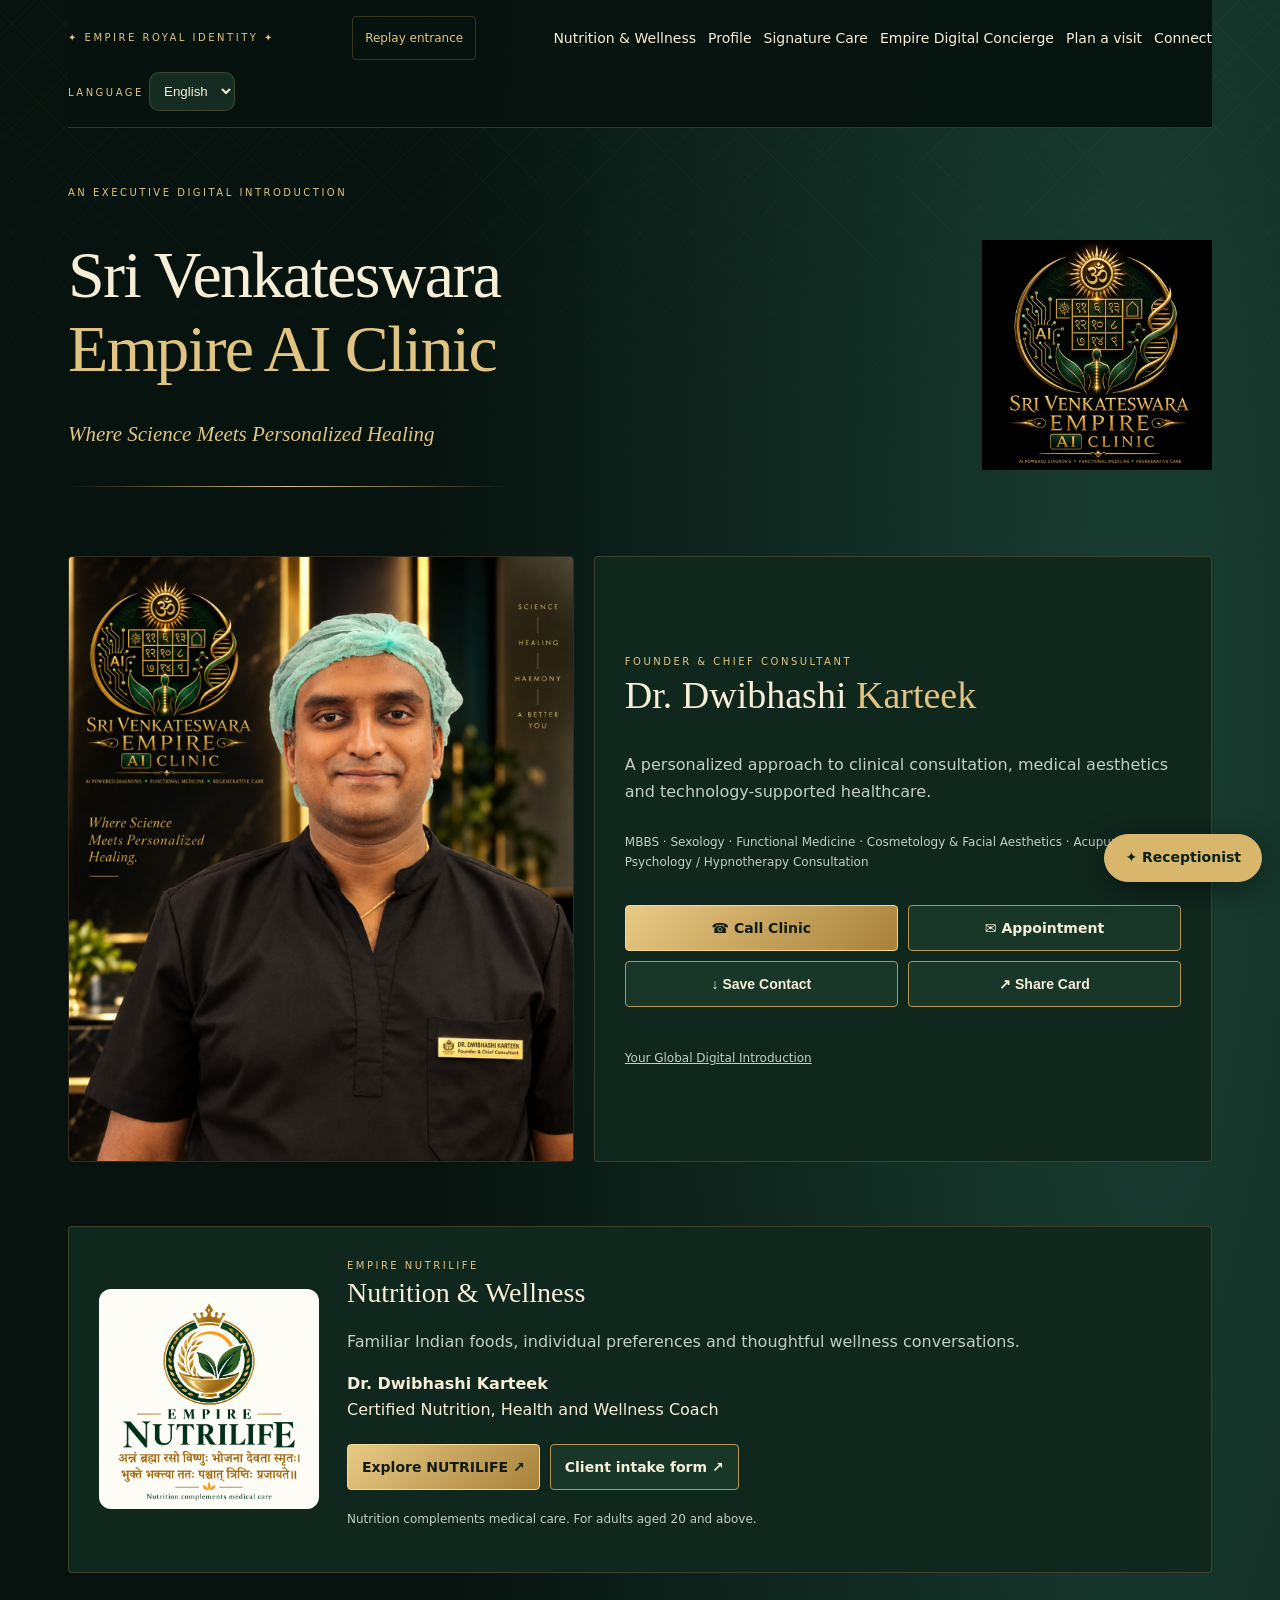
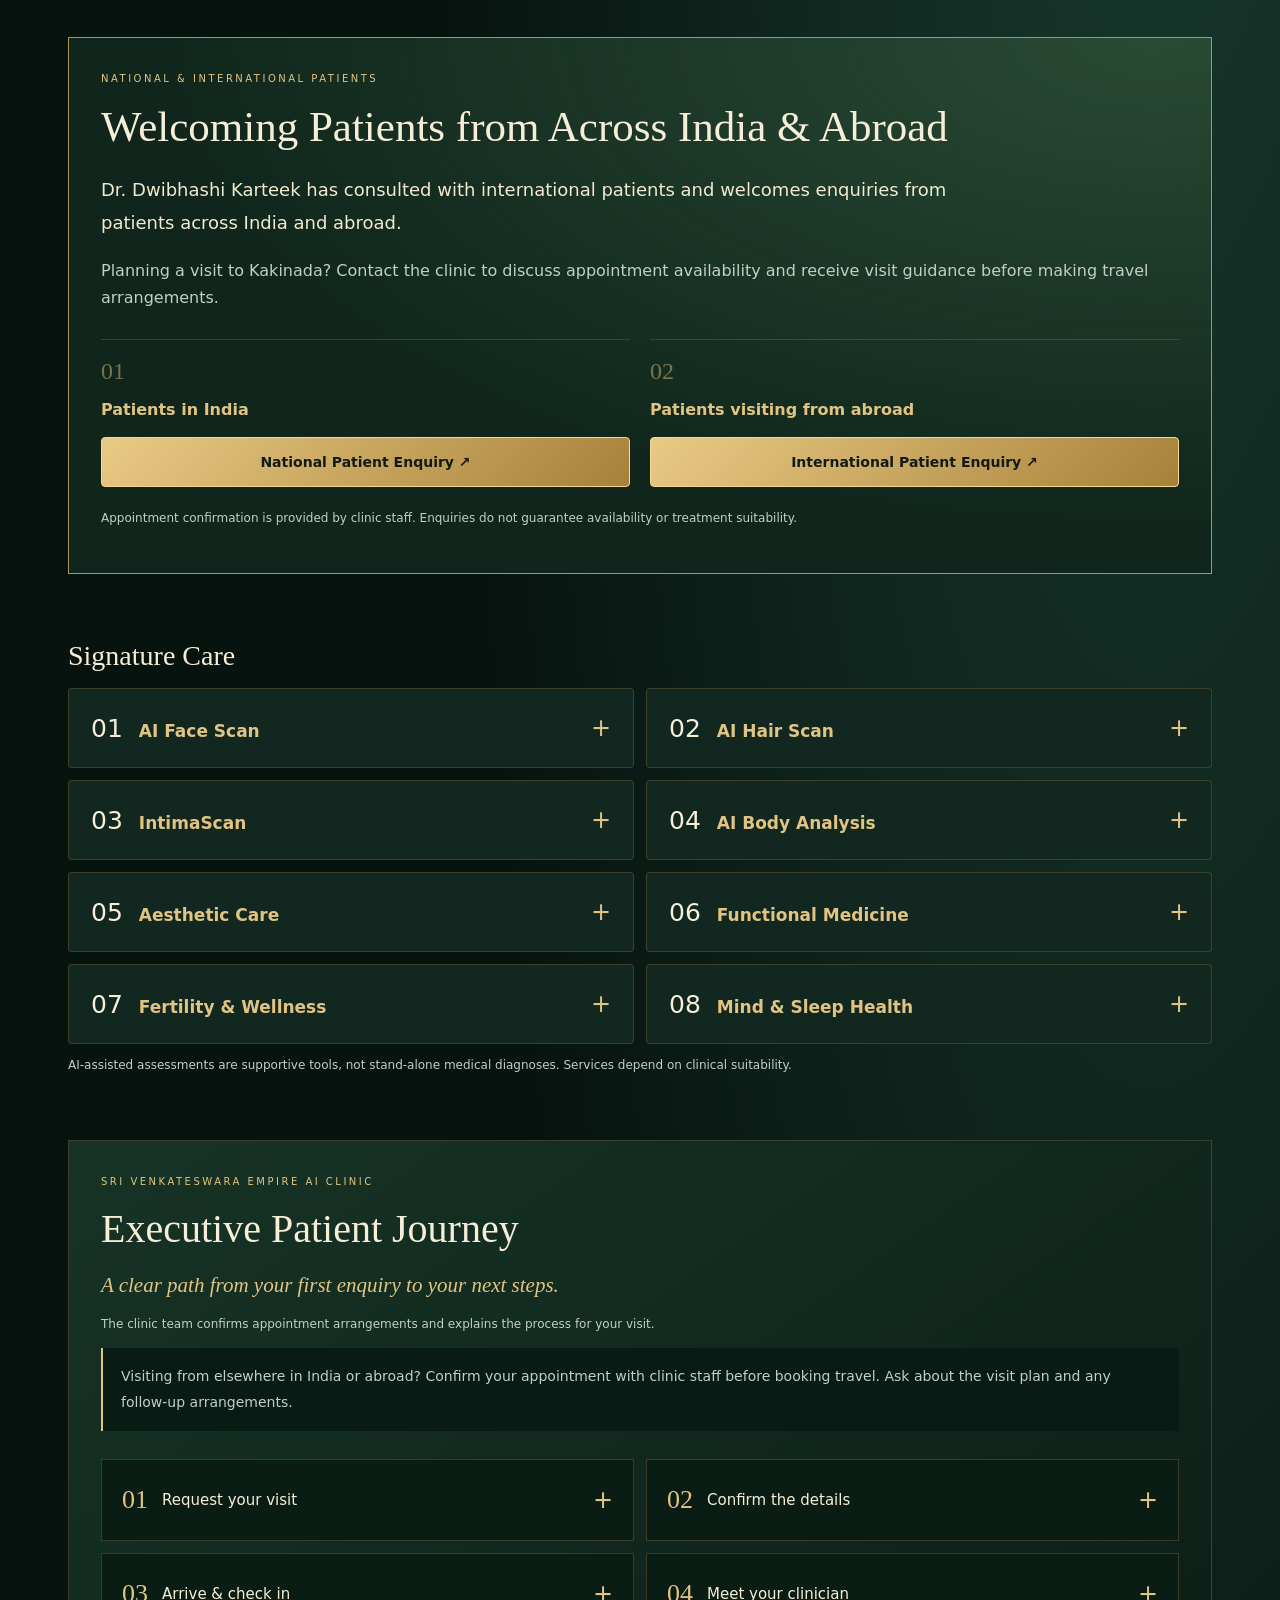
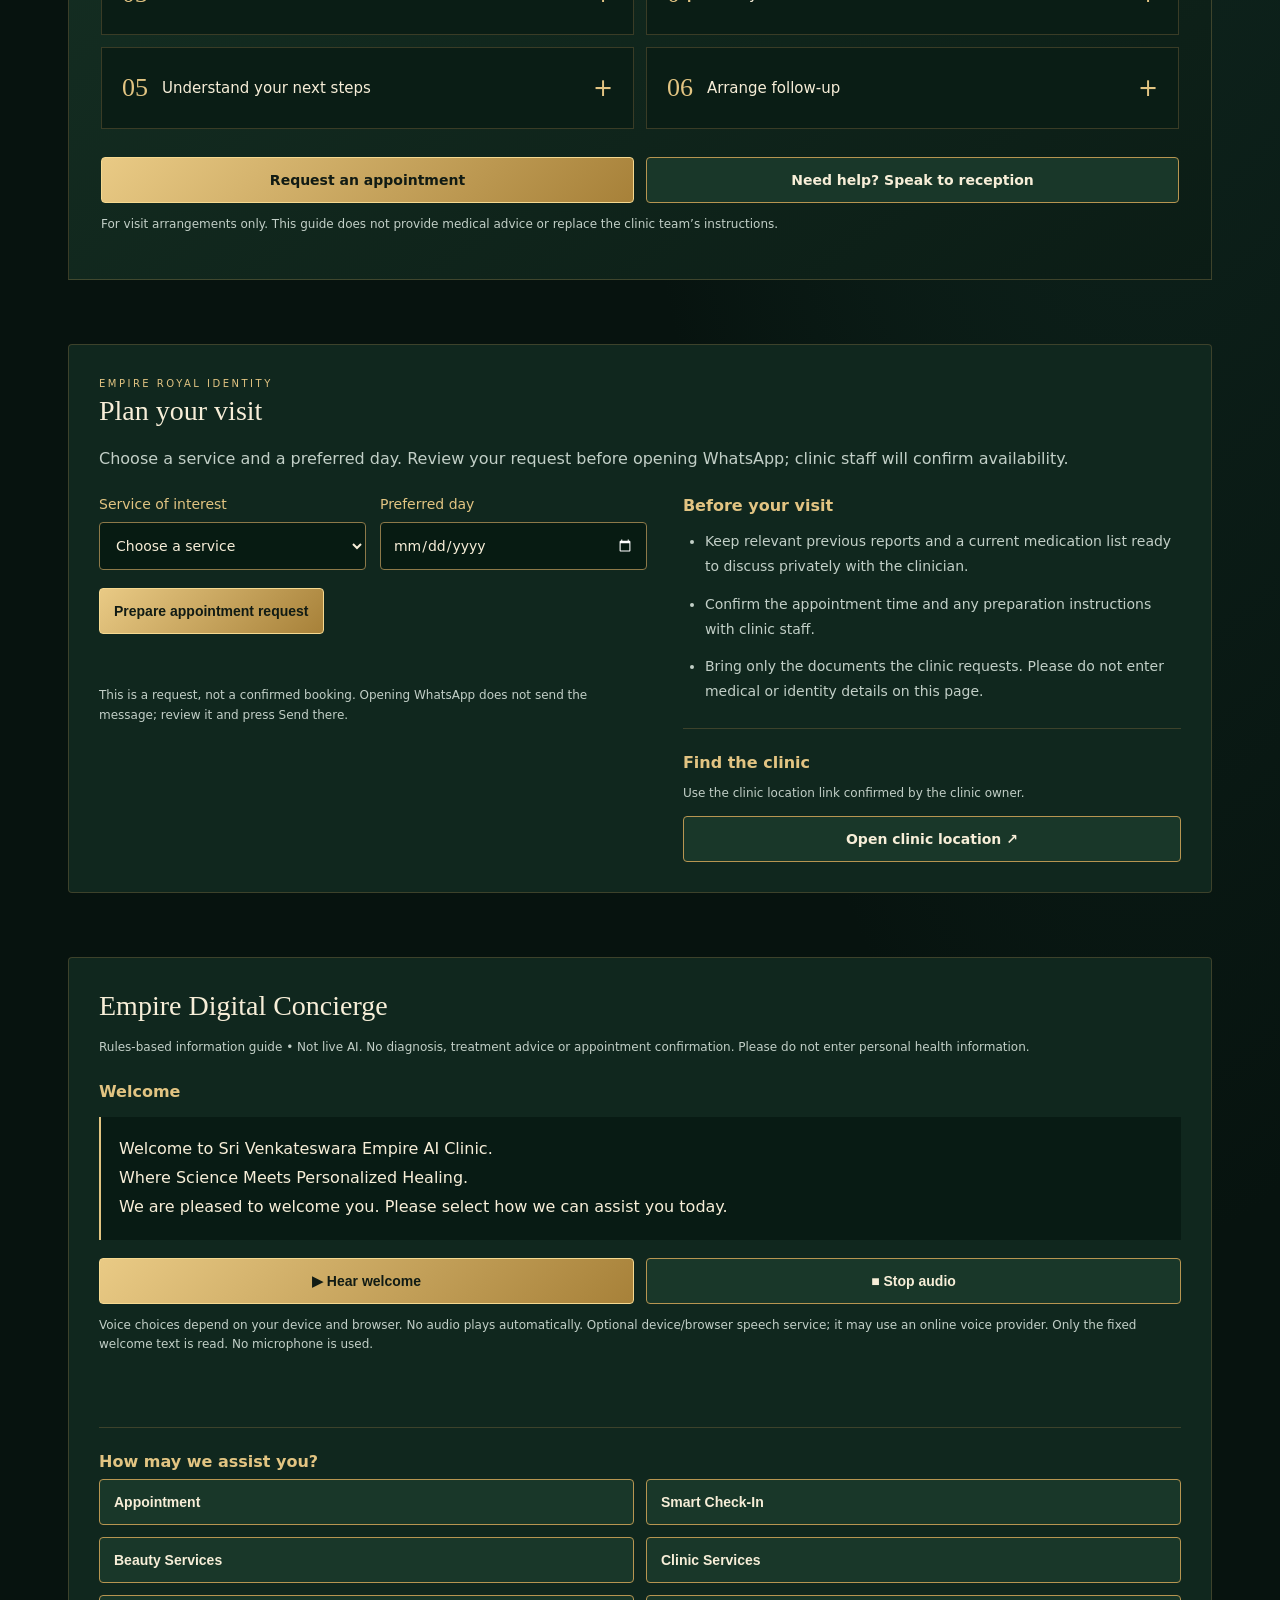
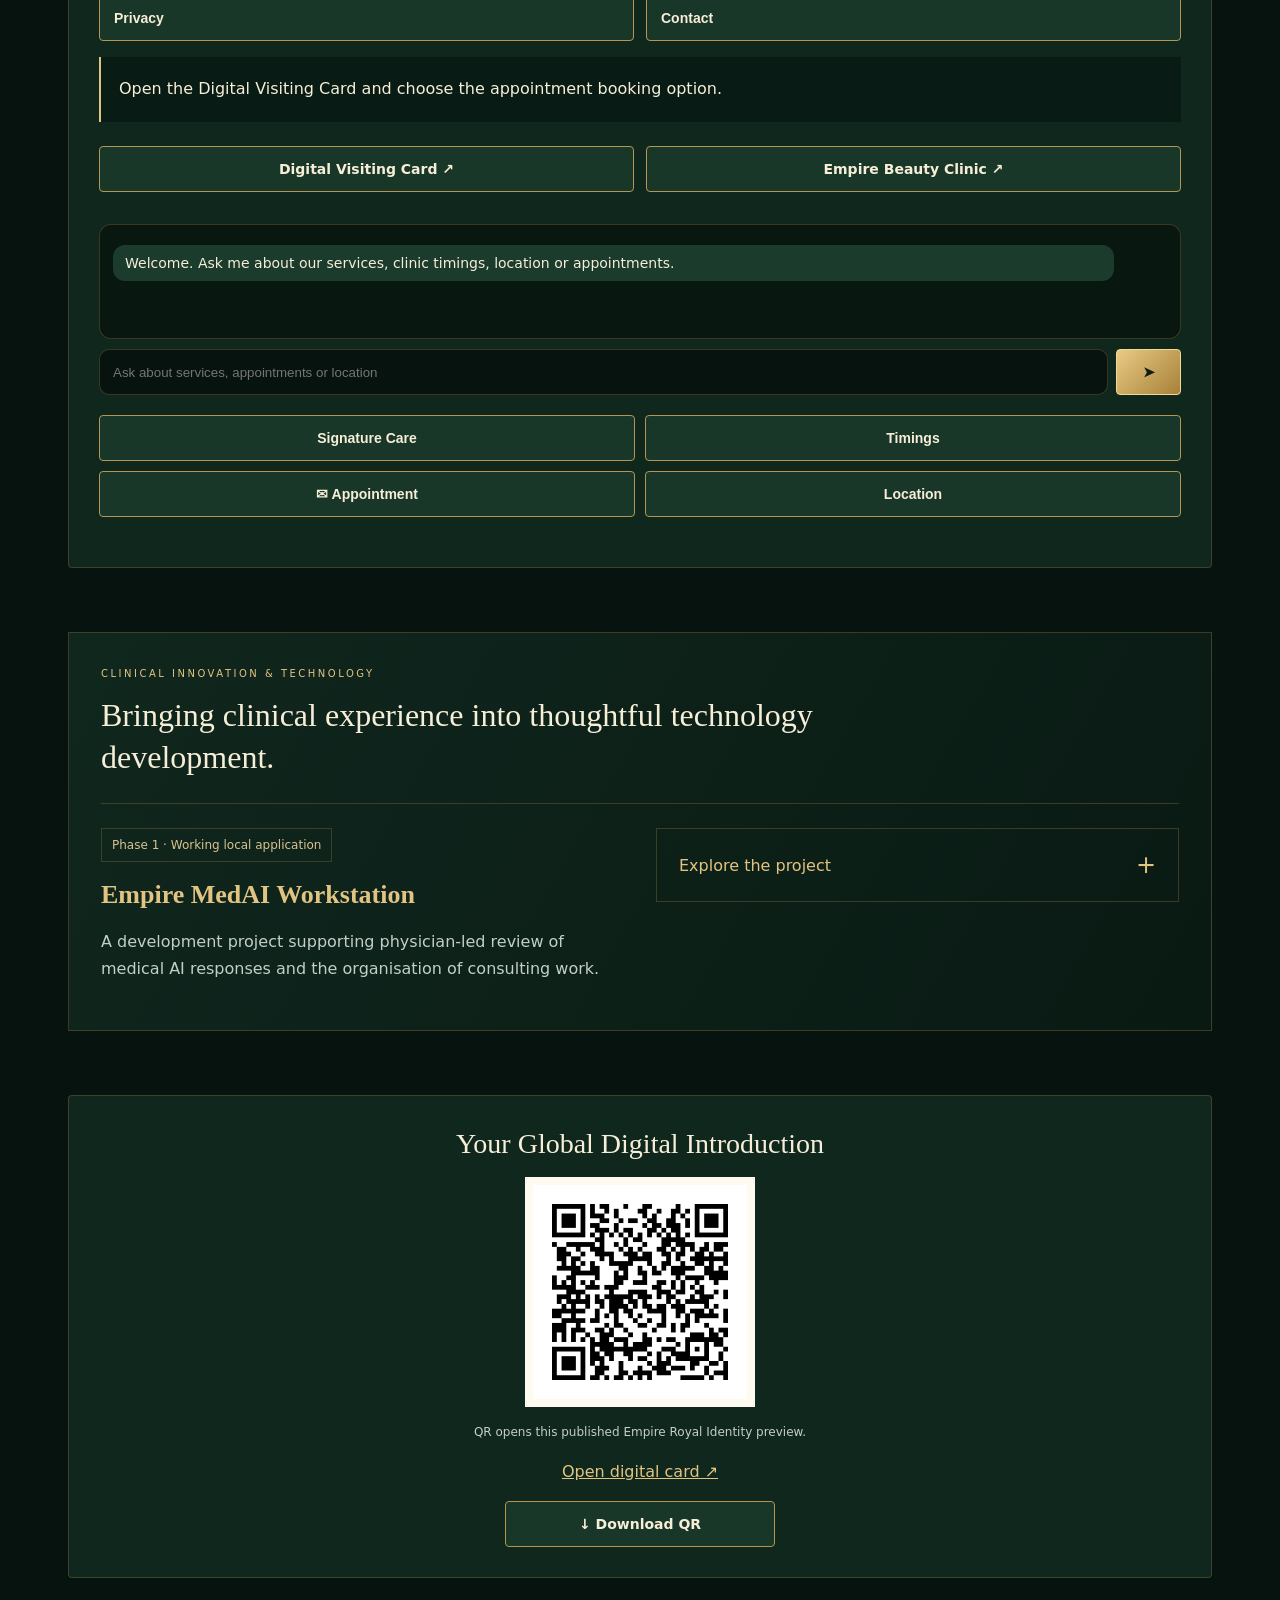
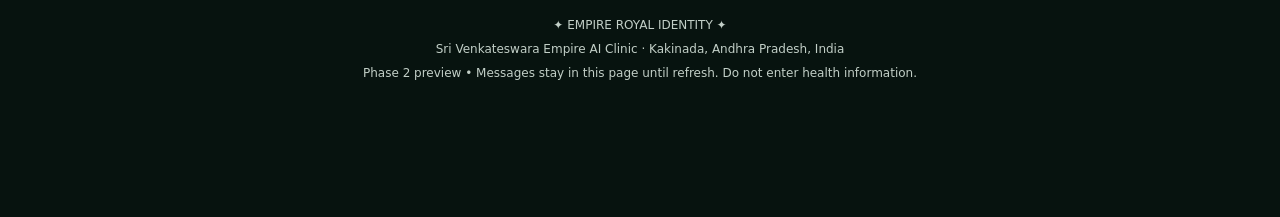
<file: index.html>
<!doctype html>
<html lang="en"><head><meta charset="utf-8"><meta name="viewport" content="width=device-width,initial-scale=1,viewport-fit=cover">
<meta name="theme-color" content="#07130f"><meta name="description" content="Dr. Dwibhashi Karteek — Sri Venkateswara Empire AI Clinic. Where Science Meets Personalized Healing.">
<title>Empire Royal Identity | Dr. Dwibhashi Karteek</title>
<link rel="stylesheet" href="styles.css?v=20261021-reach"><style>.nutrilife-intro{display:grid;grid-template-columns:minmax(0,220px) minmax(0,1fr);gap:28px;align-items:center}.nutrilife-intro>img{width:100%;height:auto;border-radius:12px}.nutrilife-intro .actions{display:flex;flex-wrap:wrap;gap:10px}@media(max-width:650px){.nutrilife-intro{grid-template-columns:1fr}.nutrilife-intro>img{max-width:200px;margin:auto}}</style></head><body><a data-i18n="skip" class="skip" href="#profile">Skip to profile</a><div class="entrance" id="entrance" role="dialog" aria-modal="true" aria-labelledby="entrance-title" hidden>
<div class="royal-halo" aria-hidden="true"></div><div class="royal-door door-left" aria-hidden="true"><span>✦</span></div><div class="royal-door door-right" aria-hidden="true"><span>✦</span></div><div class="royal-beam" aria-hidden="true"></div>
<div class="royal-reveal"><div class="royal-kicker">SRI VENKATESWARA</div><div class="royal-seal"><img width="1536" height="1536" src="original-logo.jpg" alt="Sri Venkateswara Empire AI Clinic original logo"></div><h2 id="entrance-title">Empire Royal Identity</h2><p class="royal-tagline" data-i18n="tagline">Where Science Meets Personalized Healing</p><div class="royal-rule" aria-hidden="true"></div></div>
<button class="btn primary royal-skip" id="enter" data-i18n="enter">Enter · Skip introduction</button><div class="royal-progress" aria-hidden="true"></div></div><main class="container">
<header class="top"><div class="eyebrow">✦ Empire Royal Identity ✦</div><button class="replay" id="replay" data-i18n="replay">Replay entrance</button><nav aria-label="Main navigation"><a href="nutrilife.html">Nutrition &amp; Wellness</a><a href="#profile" data-i18n="profileNav">Profile</a><a href="#care" data-i18n="services">Care</a><a href="#concierge" data-i18n="concierge">Concierge</a><a href="#visit" data-visit="visitNav">Plan a visit</a><a href="#connect" data-i18n="connect">Connect</a></nav><label><span class="eyebrow" id="langLabel">Language</span> <select class="lang" id="language" aria-label="Language"><option value="en">English</option><option value="te">తెలుగు</option><option value="hi">हिन्दी</option><option value="ar">العربية</option></select></label></header>
<section class="hero"><img width="1536" height="1536" class="logo" src="original-logo.jpg" alt="Original Sri Venkateswara Empire AI Clinic emblem"><div class="eyebrow" data-i18n="exclusive">An executive digital introduction</div><h1 dir="auto">Sri Venkateswara<br><span class="gold">Empire AI Clinic</span></h1><div class="tag" data-i18n="tagline">Where Science Meets Personalized Healing</div><div class="divider"></div></section>
<section class="profile" id="profile" tabindex="-1"><img width="1280" height="1536" class="portrait" src="original-portrait.png" alt="Original professional portrait of Dr. Dwibhashi Karteek"><div class="glass"><div class="eyebrow" data-i18n="founder">Founder &amp; Chief Consultant</div><h2 dir="auto">Dr. Dwibhashi <span class="gold">Karteek</span></h2><p class="sub" data-i18n="intro">A personalized approach to clinical consultation, medical aesthetics and technology-supported healthcare.</p><p class="fine" data-i18n="qual">MBBS · Sexology · Functional Medicine · Cosmetology &amp; Facial Aesthetics · Acupuncture · Psychology / Hypnotherapy Consultation</p><div class="actions"><a class="btn primary" href="tel:+918374888794" data-i18n="call">☎ Call Clinic</a><a class="btn" href="#visit" data-i18n="appointment">✉ Appointment</a><button class="btn" id="save" data-i18n="save">↓ Save Contact</button><button class="btn" id="share" data-i18n="share">↗ Share Card</button></div><div class="status" id="status" role="status"></div><a href="#connect" class="fine" data-i18n="qrTitle">Your Global Digital Introduction</a></div></section>
<section class="section glass nutrilife-intro" id="nutrition-wellness" aria-labelledby="nutrilife-title"><img src="nutrilife-logo.png" alt="EMPIRE NUTRILIFE logo with Sanskrit food stanza" width="1254" height="1254" loading="lazy"><div><div class="eyebrow">EMPIRE NUTRILIFE</div><h2 id="nutrilife-title">Nutrition &amp; Wellness</h2><p class="sub">Familiar Indian foods, individual preferences and thoughtful wellness conversations.</p><p><strong>Dr. Dwibhashi Karteek</strong><br>Certified Nutrition, Health and Wellness Coach</p><div class="actions"><a class="btn primary" href="nutrilife.html">Explore NUTRILIFE ↗</a><a class="btn" href="https://forms.gle/Hr2MSULFjD2F17j39">Client intake form ↗</a></div><p class="fine">Nutrition complements medical care. For adults aged 20 and above.</p></div></section>
<section class="section patient-reach" id="national-international" aria-labelledby="reach-title"><div class="eyebrow" data-reach="0">National &amp; International Patients</div><h2 id="reach-title" data-reach="1">Welcoming Patients from Across India &amp; Abroad</h2><p class="reach-experience" data-reach="2">Dr. Dwibhashi Karteek has consulted with international patients and welcomes enquiries from patients across India and abroad.</p><p class="sub" data-reach="3"></p><div class="reach-paths"><div><span class="reach-mark" aria-hidden="true">01</span><h3 data-reach="4">Patients in India</h3><a class="btn primary" id="national-enquiry" target="_blank" rel="noopener noreferrer" data-reach="5">National Patient Enquiry ↗</a></div><div><span class="reach-mark" aria-hidden="true">02</span><h3 data-reach="6">Patients visiting from abroad</h3><a class="btn primary" id="international-enquiry" target="_blank" rel="noopener noreferrer" data-reach="7">International Patient Enquiry ↗</a></div></div><p class="fine" data-reach="9"></p></section>
<section class="section" id="care"><h2 data-i18n="services">Signature Care</h2><div class="grid" id="services"></div><noscript><p>Enable JavaScript for language switching and service details. Call <a href="tel:+918374888794">+91 83748 88794</a> for clinic information.</p></noscript><p class="fine" data-i18n="disclaimer">AI-assisted assessments are supportive tools, not stand-alone medical diagnoses. Services depend on clinical suitability.</p></section>
<section class="section journey-panel" id="patient-journey" aria-labelledby="journey-title"><div class="eyebrow">SRI VENKATESWARA EMPIRE AI CLINIC</div><h2 id="journey-title" data-journey="0">Executive Patient Journey</h2><p class="journey-lead" data-journey="1"></p><p class="fine" data-journey="2"></p><p class="journey-travel" data-reach="8"></p><ol class="journey-steps"><li><details><summary><span class="journey-number" aria-hidden="true">01</span><span data-journey="3"></span></summary><p data-journey="4"></p></details></li><li><details><summary><span class="journey-number" aria-hidden="true">02</span><span data-journey="5"></span></summary><p data-journey="6"></p></details></li><li><details><summary><span class="journey-number" aria-hidden="true">03</span><span data-journey="7"></span></summary><p data-journey="8"></p></details></li><li><details><summary><span class="journey-number" aria-hidden="true">04</span><span data-journey="9"></span></summary><p data-journey="10"></p></details></li><li><details><summary><span class="journey-number" aria-hidden="true">05</span><span data-journey="11"></span></summary><p data-journey="12"></p></details></li><li><details><summary><span class="journey-number" aria-hidden="true">06</span><span data-journey="13"></span></summary><p data-journey="14"></p></details></li></ol><div class="journey-actions"><a class="btn primary" href="#visit" data-journey="15">Request an appointment</a><a class="btn" href="tel:+918374888794" data-journey="16">Need help? Speak to reception</a></div><p class="fine" data-journey="17"></p></section>
<section class="section glass visit-panel" id="visit" aria-labelledby="visit-title"><div class="eyebrow">EMPIRE ROYAL IDENTITY</div><h2 id="visit-title" data-visit="title">Plan your visit</h2><p class="sub" data-visit="intro"></p><div class="visit-layout"><div><form id="visit-form"><div class="visit-fields"><label for="visit-service"><span data-visit="service">Service of interest</span><select id="visit-service" required></select></label><label for="visit-day"><span data-visit="day">Preferred day</span><input id="visit-day" type="date" required></label></div><button class="btn primary" type="submit" data-visit="prepare">Prepare appointment request</button></form><p id="visit-error" class="status" role="status"></p><div id="visit-request" hidden><h3 data-visit="review">Your request</h3><p class="reception-message" id="visit-message"></p><a class="btn primary" id="visit-send" target="_blank" rel="noopener noreferrer" data-visit="send">Open request in WhatsApp</a></div><p class="fine" data-visit="confirm"></p></div><aside><h3 data-visit="bring">Before your visit</h3><ul class="visit-checklist" id="visit-checklist"></ul><div class="visit-location"><h3 data-visit="location">Find the clinic</h3><p class="fine" data-visit="locationNote"></p><a class="btn" href="https://maps.app.goo.gl/j1i1SFci7anDXhJdA" target="_blank" rel="noopener noreferrer" data-visit="maps">Open clinic location ↗</a></div></aside></div></section>
<section class="section glass" id="concierge" tabindex="-1"><h2 data-i18n="concierge">Empire Digital Concierge</h2><p class="fine" data-i18n="conciergeNote">Instant multilingual information assistant (demo). It does not provide medical advice or collect patient histories.</p><div class="reception-welcome"><h3 id="reception-welcomeTitle">Welcome</h3><div id="reception-greeting" class="reception-message"></div><div class="reception-audio"><button class="btn primary" type="button" id="reception-speak" aria-pressed="false">Hear welcome</button><button class="btn" type="button" id="reception-stop">Stop audio</button></div><p id="reception-voiceNote" class="fine"></p><p id="reception-audioStatus" class="status" role="status"></p></div><h3 id="reception-assistTitle">How may we assist you?</h3><div class="reception-actions" id="reception-actions"></div><div class="reception-message" id="reception-answer" role="status" aria-live="polite"></div><div class="reception-links"><a class="btn" href="https://dwibhashikarteek-sketch.github.io/dr-karteek-digital-card/" id="reception-cardLink" target="_blank" rel="noopener">Digital Visiting Card</a><a class="btn" href="https://dwibhashikarteek-sketch.github.io/empire-beauty-clinic/" id="reception-beautyLink" target="_blank" rel="noopener">Empire Beauty Clinic</a></div><div id="chat" class="chat" aria-live="polite"></div><form id="chatForm" class="chatrow"><input id="question" autocomplete="off" maxlength="250" aria-label="Your question" placeholder="Ask about services, appointments or timings"><button class="btn primary" type="submit" aria-label="Send">➤</button></form><div class="actions"><button class="btn" id="askServices" data-i18n="services">Services</button><button class="btn" id="askHours" data-i18n="hours">Timings</button><button class="btn" id="askBooking" data-i18n="appointment">Appointment</button><button class="btn" id="askLocation" data-i18n="location">Location</button></div></section>
<section class="section innovation-panel" id="innovation" aria-labelledby="innovation-title"><div class="eyebrow" data-innovation="0">Clinical Innovation &amp; Technology</div><h2 id="innovation-title" data-innovation="1">Bringing clinical experience into thoughtful technology development.</h2><div class="innovation-project"><div><span class="innovation-stage" data-innovation="3">Phase 1 · Working local application</span><h3 dir="auto" data-innovation="2">Empire MedAI Workstation</h3><p class="sub" data-innovation="4"></p></div><details class="innovation-details"><summary data-innovation="5">Explore the project</summary><div class="innovation-body"><h4 data-innovation="6"></h4><p data-innovation="7"></p><h4 data-innovation="8"></h4><p data-innovation="9"></p><h4 data-innovation="10"></h4><p data-innovation="11"></p><h4 data-innovation="12"></h4><p data-innovation="13"></p><p class="fine" data-innovation="14"></p><a class="btn" id="innovation-enquiry" target="_blank" rel="noopener noreferrer" data-innovation="15">Discuss MedAI Workstation ↗</a></div></details></div></section>
<section class="section glass" id="connect" style="text-align:center"><h2 data-i18n="qrTitle">Your Global Digital Introduction</h2><img width="230" height="230" loading="lazy" class="qr" src="digital-card-qr.png" alt="QR code to this published Empire Royal Identity preview"><p class="fine" data-i18n="qrNote">QR opens this published Empire Royal Identity preview.</p><p><a class="gold" data-i18n="openCard" href="https://dwibhashikarteek-sketch.github.io/empire-royal-identity-preview/">Open digital card ↗</a></p><a class="btn" style="max-width:270px;margin:auto" href="digital-card-qr.png" download data-i18n="downloadQR">↓ Download QR</a></section>
<footer class="footer">✦ EMPIRE ROYAL IDENTITY ✦<br><span data-i18n="footer">Sri Venkateswara Empire AI Clinic · Kakinada, Andhra Pradesh, India</span><br><span class="fine" data-i18n="previewNote">Phase 2 preview</span></footer>
<a class="reception-shortcut" href="#concierge" data-visit="reception">Receptionist</a></main><script src="app.js?v=20261021-cardfix" defer></script><script src="receptionist.js" defer></script><script src="visit.js" defer></script><script src="innovation.js?v=20261021" defer></script><script src="journey.js?v=20261021" defer></script><script src="patient-reach.js?v=20261021" defer></script></body></html>
</file>
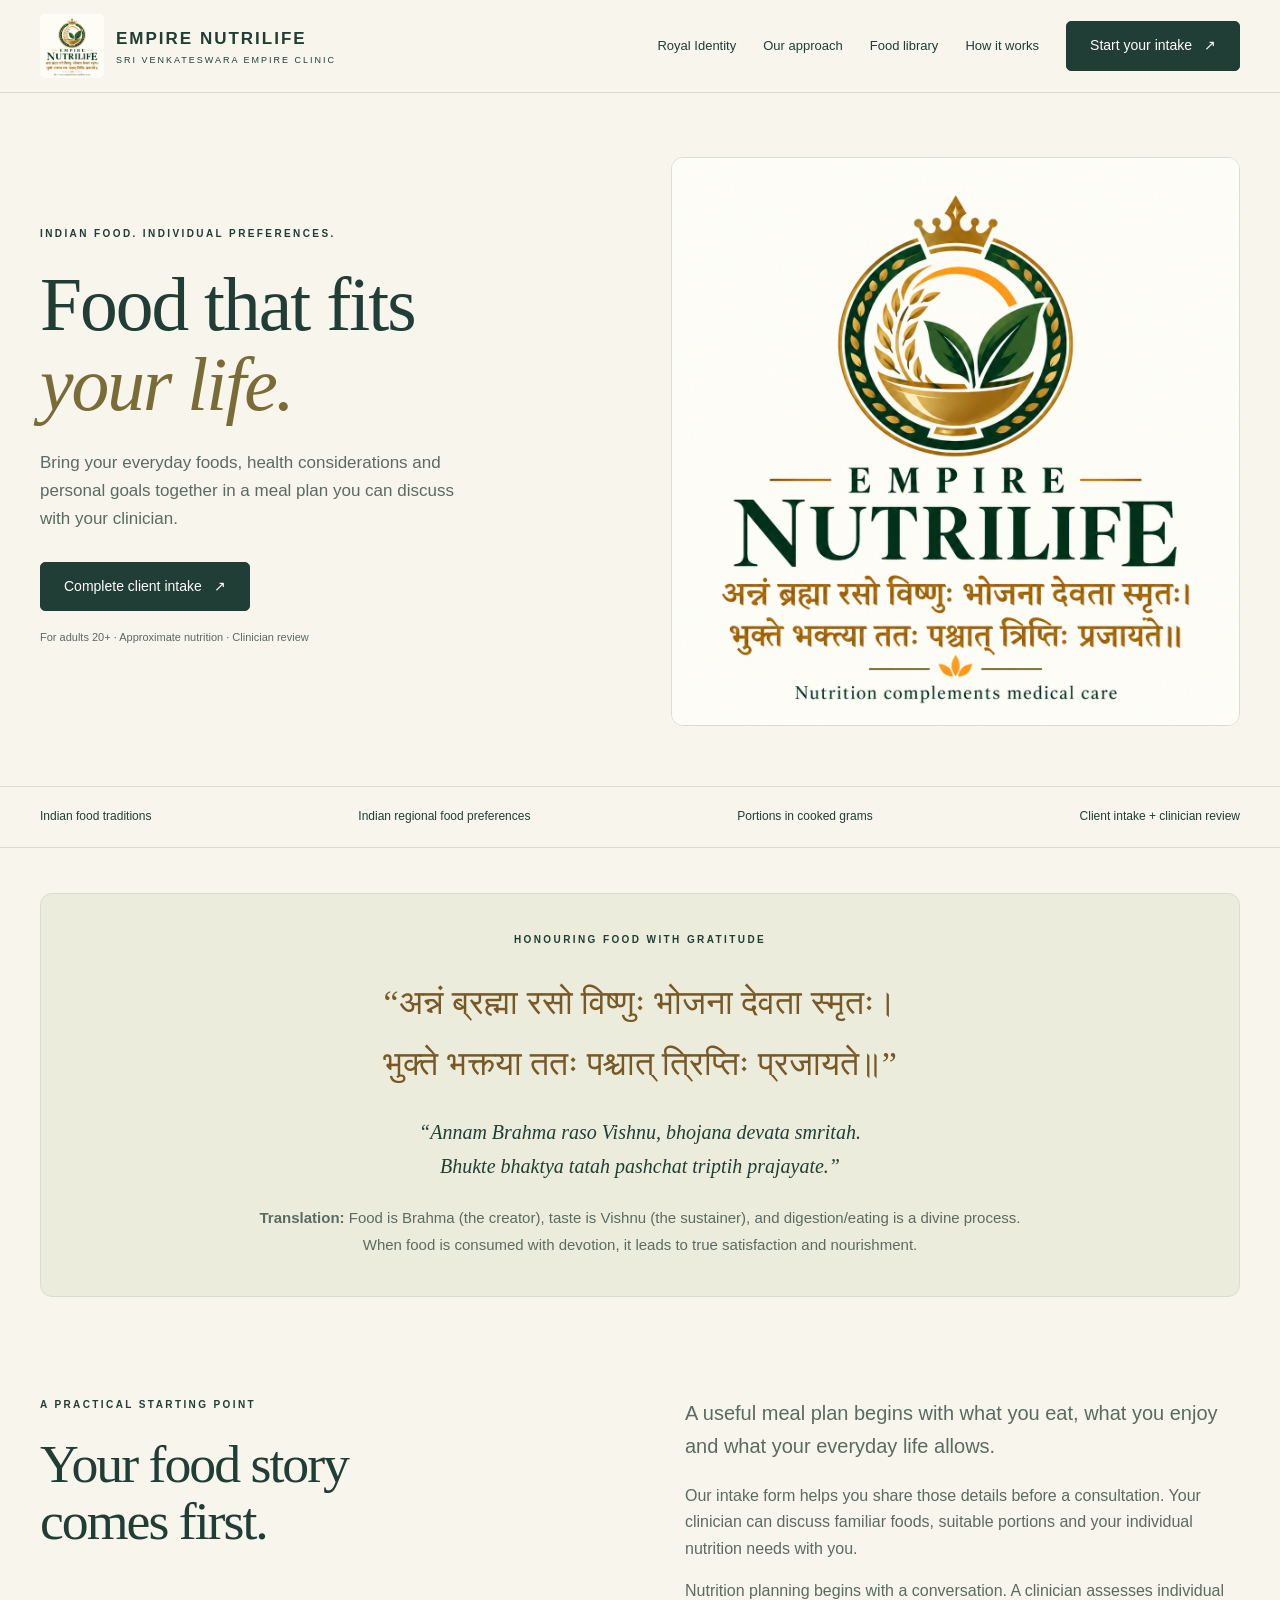
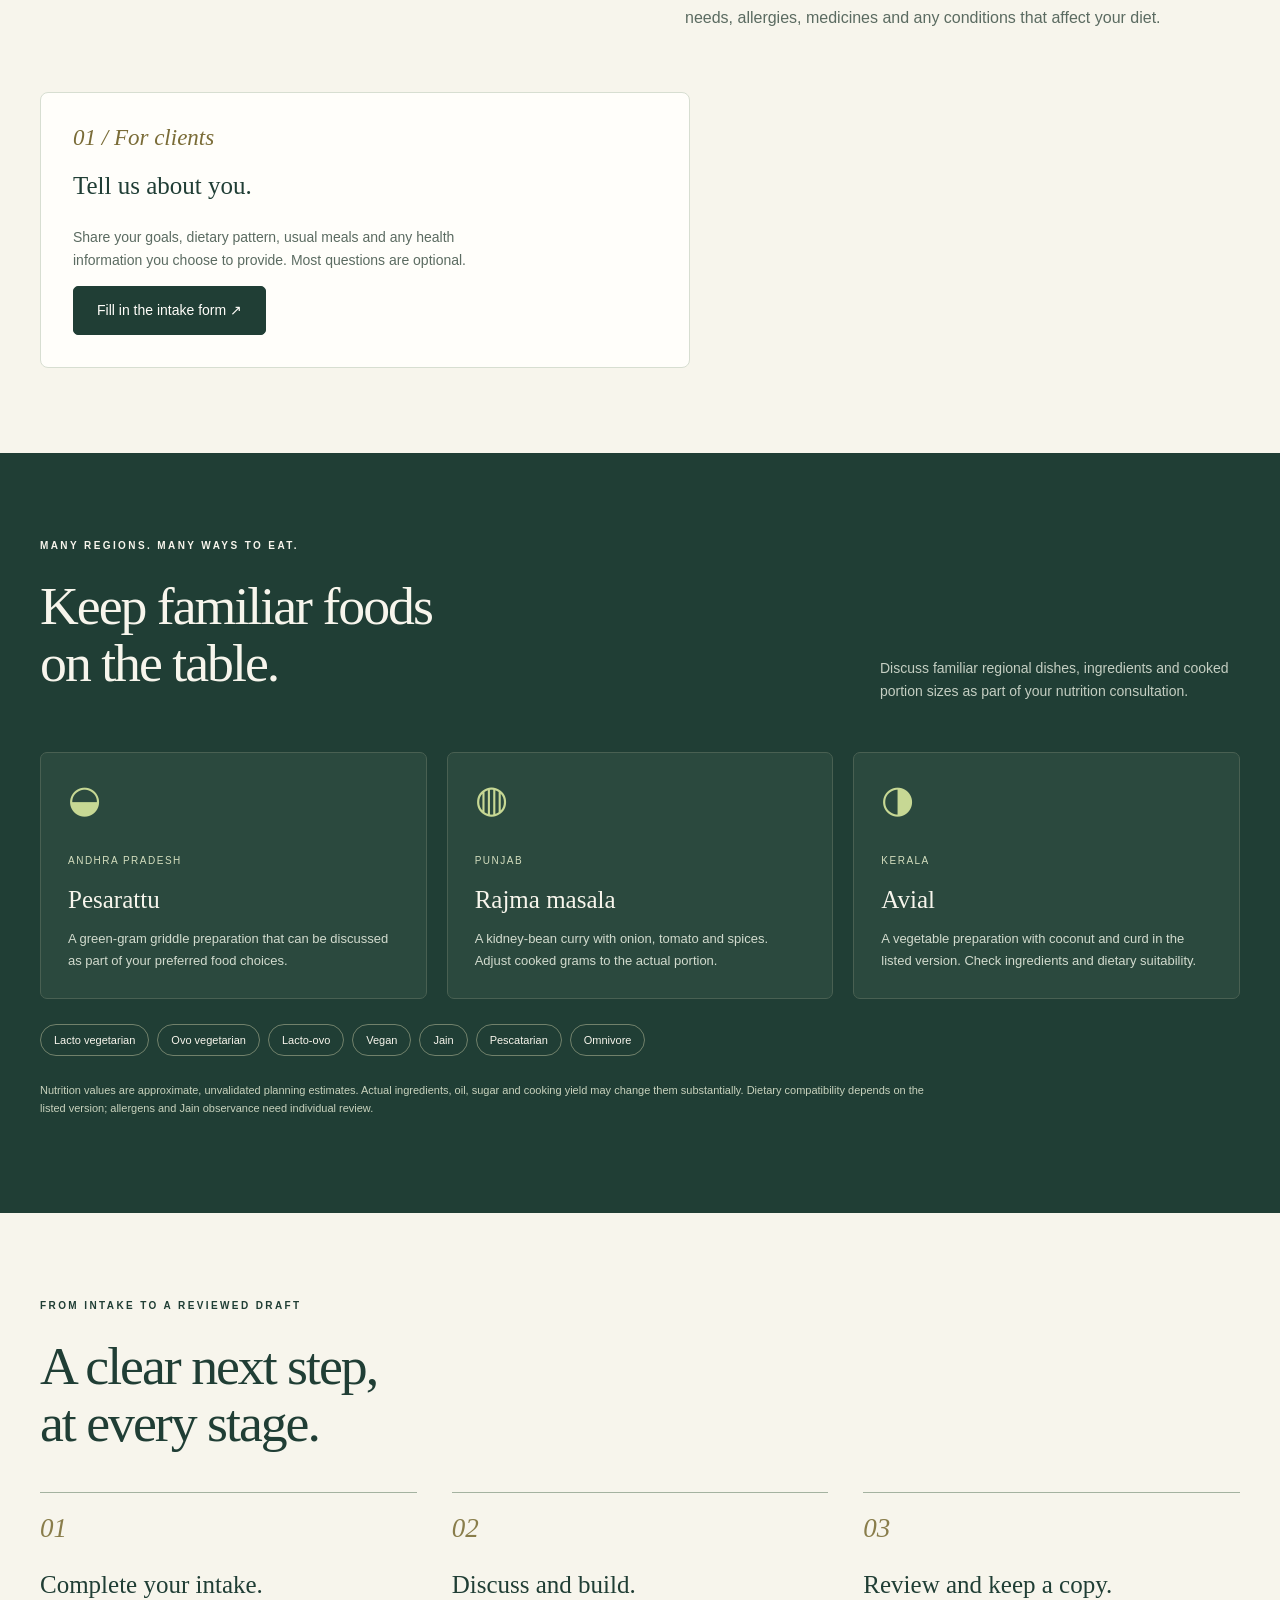
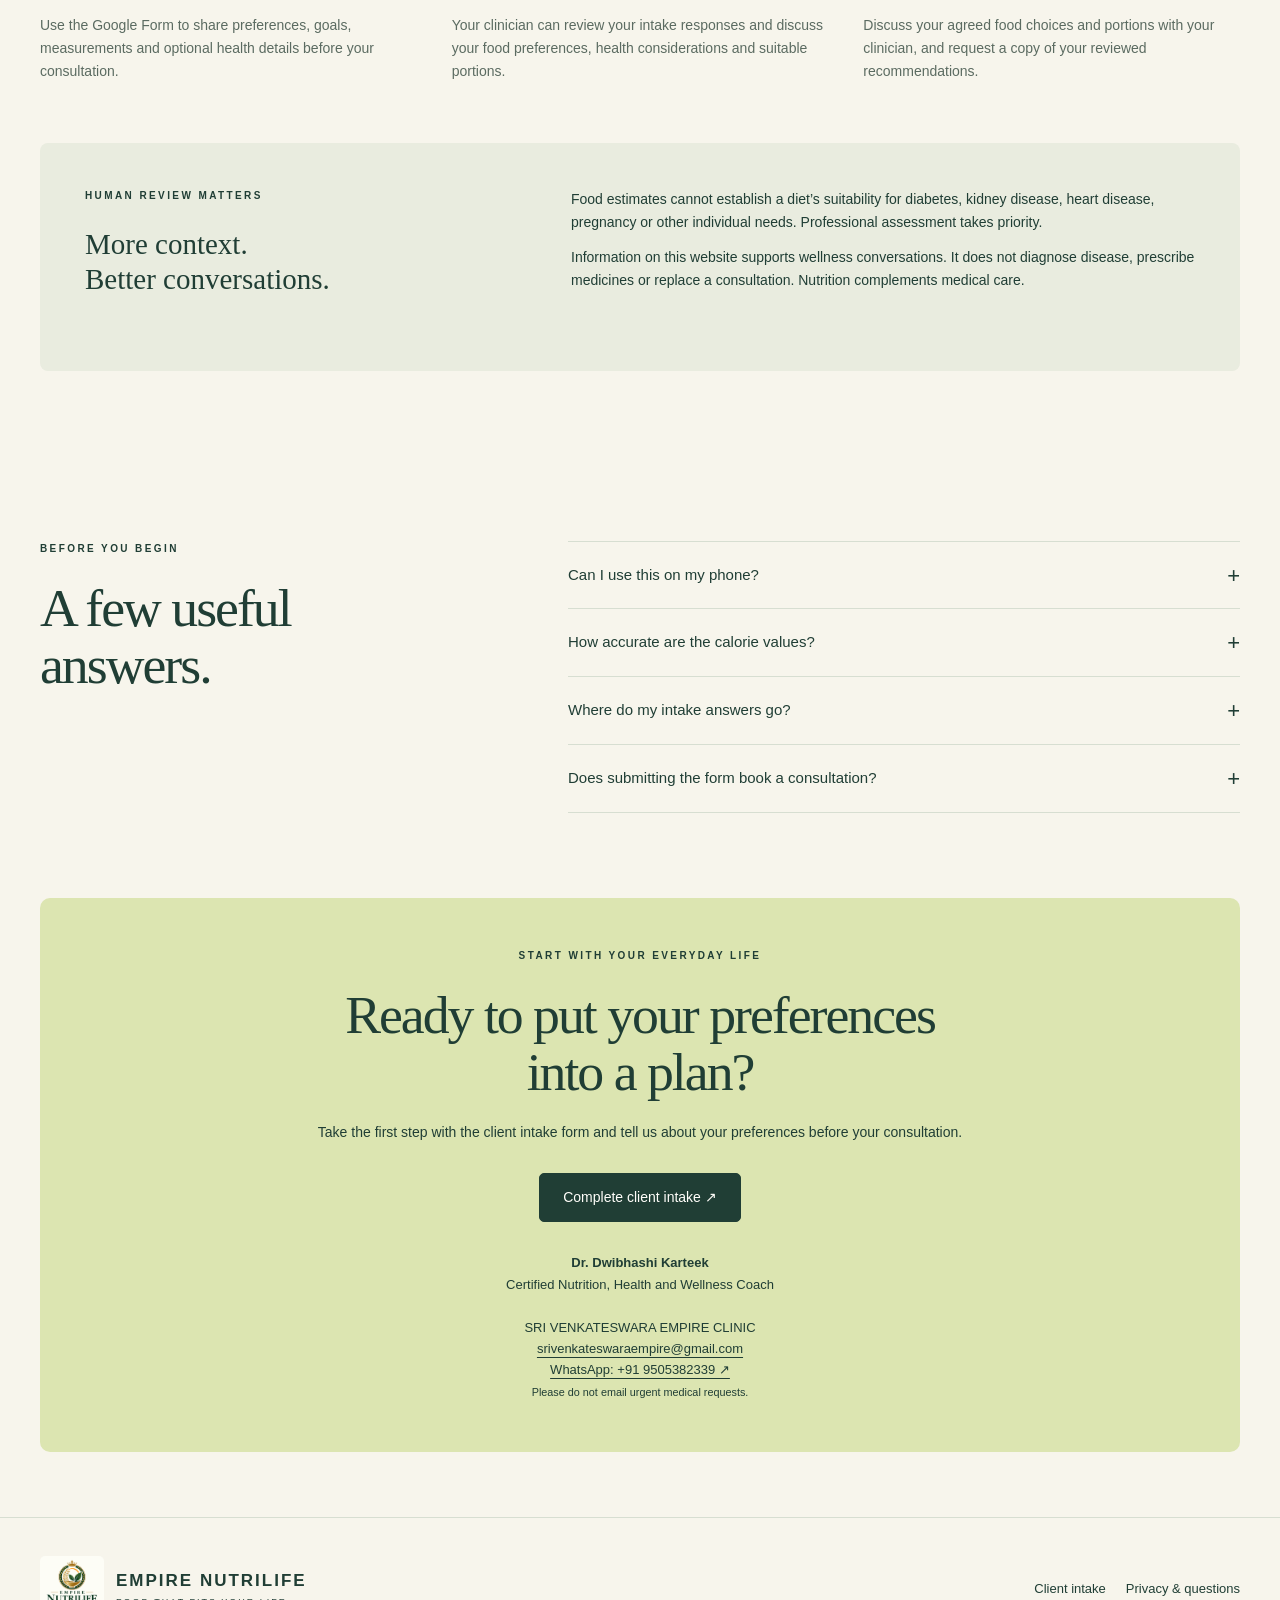
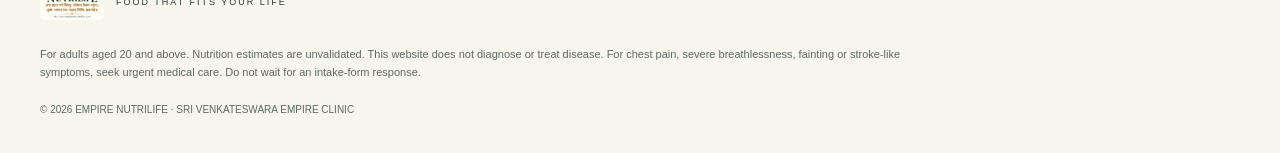
<file: nutrilife.html>
<!doctype html><html lang="en"><head><meta charset="utf-8"><meta name="viewport" content="width=device-width,initial-scale=1"><meta name="description" content="EMPIRE NUTRILIFE brings Indian food preferences, thoughtful meal planning and clinician review together. Start your client intake and prepare for a nutrition consultation."><meta name="theme-color" content="#203e35"><title>EMPIRE NUTRILIFE | Food that fits your life</title><style>
:root{--cream:#f7f5ec;--paper:#fffefa;--ink:#203e35;--muted:#5b6b61;--line:#d7ded1;--lime:#dce5b1;--gold:#ad733e;--rose:#eadbd1}*{box-sizing:border-box}html{scroll-behavior:smooth;scroll-padding-top:105px}body{margin:0;background:var(--cream);color:var(--ink);font:16px/1.65 Arial,Helvetica,sans-serif}a{color:inherit}button{font:inherit}a:focus-visible,button:focus-visible,summary:focus-visible{outline:3px solid var(--gold);outline-offset:5px}.skip{position:absolute;left:15px;top:-100px;background:white;padding:10px;z-index:20}.skip:focus{top:10px}.shell{width:min(1200px,calc(100% - 64px));margin:auto}header{position:sticky;top:0;background:rgba(247,245,236,.97);border-bottom:1px solid var(--line);z-index:10}header .shell{display:flex;align-items:center;justify-content:space-between;min-height:92px;gap:20px}.brand{text-decoration:none;display:flex;align-items:center;gap:12px}.crest{display:grid;place-items:center;width:42px;height:49px;border:1px solid var(--ink);border-radius:22px 22px 4px 4px;font:25px Georgia,serif}.brand b{font-size:17px;letter-spacing:2px}.brand small{display:block;letter-spacing:2px;font-size:9px}nav{display:flex;gap:27px;align-items:center}nav a{text-decoration:none;font-size:13px}nav a:hover{text-decoration:underline;text-underline-offset:6px}.button{display:inline-flex;justify-content:center;align-items:center;min-height:49px;gap:12px;padding:12px 23px;background:var(--ink);color:#fffefa;border:1px solid var(--ink);text-decoration:none;font-size:14px;border-radius:5px;transition:background .2s}.button:hover{background:#365b46}.button.light{background:transparent;color:var(--ink)}.button.light:hover{background:#e8eddb}.menu{display:none;border:1px solid var(--line);background:transparent;padding:9px 13px;min-height:44px;color:var(--ink)}h1,h2,h3,p{margin-top:0}h1,h2{font-family:Georgia,'Times New Roman',serif;font-weight:400;letter-spacing:-2px;line-height:1.06}h1{font-size:clamp(48px,5.9vw,82px);margin-bottom:24px}h1 em{font-weight:400;color:#7a6c37}h2{font-size:clamp(36px,4.2vw,54px);margin-bottom:25px}h3{font:400 25px/1.2 Georgia,serif}.eyebrow{text-transform:uppercase;letter-spacing:2.4px;font-size:10px;font-weight:600;display:block;margin-bottom:23px}.hero{display:grid;grid-template-columns:1.02fr 1fr;gap:50px;align-items:center;padding-top:64px;padding-bottom:60px}.hero p{max-width:440px;color:var(--muted);font-size:17px}.actions{display:flex;flex-wrap:wrap;gap:12px;margin:29px 0 17px}.subtle{font-size:11px!important;color:var(--muted)}.visual{position:relative;background:#e7ebdc;aspect-ratio:1/1.04;border-radius:170px 170px 8px 8px;overflow:hidden;border:1px solid #d7dfcf}.visual svg{width:100%;height:100%}.visual .caption{position:absolute;bottom:18px;left:20px;right:20px;display:flex;justify-content:space-between;gap:10px;font-size:10px;letter-spacing:1.3px;text-transform:uppercase}.visual .caption b{font-weight:400}.ribbon{border-block:1px solid var(--line);padding:20px 0}.ribbon .shell{display:flex;justify-content:space-between;gap:20px;align-items:center;flex-wrap:wrap}.ribbon span{font-size:12px}.ribbon b{font-family:Georgia,serif;font-weight:400;font-size:20px;margin-right:8px}.section{padding:85px 0}.intro{display:grid;grid-template-columns:1fr 1fr;gap:90px}.intro p{color:var(--muted)}.intro .lead{font-size:20px}.pathways{display:grid;grid-template-columns:1fr;gap:22px;margin-top:45px}.path{padding:32px;border:1px solid var(--line);background:var(--paper);border-radius:8px;display:flex;flex-direction:column;align-items:flex-start}.path .num{font:italic 23px Georgia,serif;margin-bottom:35px;color:#7a6c37}.path p{color:var(--muted);font-size:14px;max-width:400px}.path .button{margin-top:auto}.library{background:var(--ink);color:var(--cream)}.library .sectionhead{display:flex;justify-content:space-between;gap:40px;align-items:end}.library .sectionhead p{max-width:360px;color:#c4cec2;font-size:14px}.dishes{display:grid;grid-template-columns:repeat(3,1fr);gap:20px;margin:35px 0 23px}.dish{background:#2b493e;border:1px solid #496052;border-radius:7px;padding:27px;position:relative}.dish .mark{font-size:38px;line-height:1;display:block;color:#c7d894;margin-bottom:28px}.dish small{font-size:10px;text-transform:uppercase;letter-spacing:1.5px;color:#d4debf}.dish h3{margin:13px 0}.dish p{font-size:13px;color:#d2dbce;margin-bottom:0}.patterns{display:flex;gap:8px;flex-wrap:wrap;margin:25px 0}.patterns span{font-size:11px;border:1px solid #71816b;border-radius:25px;padding:6px 13px}.library .fine{font-size:11px;color:#c8d2bd;max-width:900px}.library .button{background:var(--lime);color:var(--ink);border-color:var(--lime)}.steps{display:grid;grid-template-columns:repeat(3,1fr);gap:35px;margin-top:40px}.step{border-top:1px solid #a4b2a0;padding-top:20px}.step span{font:italic 27px Georgia,serif;color:#897d4b}.step h3{margin:25px 0 14px}.step p{font-size:14px;color:var(--muted)}.reviewbox{display:grid;grid-template-columns:.8fr 1.2fr;gap:70px;padding:45px;background:#e9ecdf;border-radius:8px;margin-top:45px}.reviewbox h3{font-size:29px}.reviewbox p{font-size:14px;margin-bottom:12px}.reviewbox p:last-child{margin-bottom:0}.faq{display:grid;grid-template-columns:.8fr 1.2fr;gap:80px}details{border-top:1px solid var(--line);padding:21px 0}details:last-child{border-bottom:1px solid var(--line)}summary{cursor:pointer;list-style:none;font-size:15px;padding-right:25px;position:relative}summary::-webkit-details-marker{display:none}summary:after{content:'+';position:absolute;right:0;font-size:22px;top:-5px}details[open] summary:after{content:'−'}details p{font-size:14px;color:var(--muted);margin:15px 0 0}.cta{background:var(--lime);border-radius:10px;padding:50px;text-align:center}.cta h2{max-width:660px;margin:0 auto 20px}.cta p{font-size:14px;max-width:650px;margin:0 auto 25px}.cta .actions{justify-content:center}.contact{font-size:13px;margin-top:30px}.contact a{text-underline-offset:4px}footer{padding:38px 0 25px;border-top:1px solid var(--line)}.foot-top{display:flex;justify-content:space-between;gap:30px;flex-wrap:wrap;margin-bottom:25px}.foot-top nav{gap:20px}.footnote{font-size:11px;color:var(--muted);max-width:900px}.copyright{font-size:10px;margin-top:20px;color:var(--muted)}@media(max-width:850px){.shell{width:calc(100% - 38px)}header .shell{min-height:77px}.menu{display:block}header nav{display:none;position:absolute;top:77px;left:0;right:0;background:var(--cream);padding:22px;flex-direction:column;border-bottom:1px solid var(--line);gap:18px}header nav.open{display:flex}.hero{grid-template-columns:1fr;gap:32px;padding-top:42px}.hero h1{max-width:650px}.hero p{max-width:600px}.visual{aspect-ratio:1.25;max-width:600px;width:100%;margin:auto;border-radius:130px 130px 7px 7px}.intro,.faq{grid-template-columns:1fr;gap:22px}.section{padding:58px 0}.intro .lead{font-size:18px}.library .sectionhead{display:block}.dishes{grid-template-columns:1fr}.dish{padding:22px}.dish .mark{position:absolute;right:20px;top:25px;font-size:30px}.dish h3{margin-right:45px}.steps{gap:20px}.reviewbox{grid-template-columns:1fr;gap:10px;padding:27px}.cta{padding:35px 23px}.ribbon .shell{justify-content:flex-start;gap:15px 25px}.ribbon span{font-size:11px}.ribbon b{font-size:17px}}@media(max-width:550px){.hero{padding-bottom:40px}.hero h1{font-size:51px}.pathways,.steps{grid-template-columns:1fr}.path{padding:25px}.path .num{margin-bottom:20px}.step h3{margin-top:16px}.actions .button{width:100%}.visual{aspect-ratio:1}.foot-top nav{flex-wrap:wrap;gap:15px}.brand b{font-size:14px}.brand small{font-size:8px}h2{letter-spacing:-1px}.ribbon .shell{display:grid;grid-template-columns:1fr 1fr}.section{padding:48px 0}}@media(prefers-reduced-motion:reduce){html{scroll-behavior:auto}*{transition:none!important}}
.brand-logo{width:64px;height:64px;object-fit:contain;border-radius:5px;flex-shrink:0}.visual.logo-feature{aspect-ratio:1;border-radius:12px;background:#fffdf5}.logo-feature img{display:block;width:100%;height:100%;object-fit:contain}.pathways .path{max-width:650px}.pathways .num{margin-bottom:20px}@media(max-width:550px){.brand-logo{width:48px;height:48px}}
.food-stanza{margin-top:45px;margin-bottom:15px;padding:38px 32px;background:#ececdd;border:1px solid var(--line);border-radius:12px;text-align:center}.food-stanza blockquote{margin:0 auto;max-width:920px}.stanza-sanskrit{font-family:"Nirmala UI","Mangal","Noto Serif Devanagari",serif;font-size:clamp(22px,3vw,34px);line-height:1.8;color:#785824;margin-bottom:21px;overflow-wrap:anywhere}.stanza-transliteration{font-family:Georgia,serif;font-size:clamp(16px,2vw,20px);font-style:italic;line-height:1.7;margin-bottom:21px}.stanza-translation{font-size:15px;line-height:1.8;color:var(--muted);max-width:780px;margin:0 auto}@media(max-width:550px){.food-stanza{padding:28px 18px;margin-top:28px}.stanza-sanskrit br,.stanza-transliteration br{display:none}}
</style></head><body><a class="skip" href="#main">Skip to content</a><header><div class="shell"><a class="brand" href="#" aria-label="EMPIRE NUTRILIFE home"><img class="brand-logo" src="nutrilife-logo.png" alt="EMPIRE NUTRILIFE logo" width="64" height="64"><span><b>EMPIRE NUTRILIFE</b><small>SRI VENKATESWARA EMPIRE CLINIC</small></span></a><button class="menu" aria-expanded="false" aria-controls="navigation" id="menu">Menu</button><nav id="navigation" aria-label="Main navigation"><a href="./">Royal Identity</a><a href="#approach">Our approach</a><a href="#food">Food library</a><a href="#process">How it works</a><a href="https://forms.gle/Hr2MSULFjD2F17j39" class="button">Start your intake <span aria-hidden="true">↗</span></a></nav></div></header><main id="main"><section class="hero shell"><div><span class="eyebrow">Indian food. Individual preferences.</span><h1>Food that fits<br><em>your life.</em></h1><p>Bring your everyday foods, health considerations and personal goals together in a meal plan you can discuss with your clinician.</p><div class="actions"><a class="button" href="https://forms.gle/Hr2MSULFjD2F17j39">Complete client intake <span aria-hidden="true">↗</span></a></div><p class="subtle">For adults 20+ · Approximate nutrition · Clinician review</p></div><div class="visual logo-feature"><img src="nutrilife-logo.png" alt="EMPIRE NUTRILIFE: Indian grain and leaves in a crowned bowl. अन्नं ब्रह्मा रसो विष्णुः भोजना देवता स्मृतः। भुक्ते भक्त्या ततः पश्चात् त्रिप्तिः प्रजायते॥ Nutrition complements medical care." width="1254" height="1254"></div></section><div class="ribbon"><div class="shell"><span>Indian food traditions</span><span>Indian regional food preferences</span><span>Portions in cooked grams</span><span>Client intake + clinician review</span></div></div>
<section class="shell food-stanza" aria-labelledby="food-stanza-title"><span class="eyebrow" id="food-stanza-title">Honouring food with gratitude</span><blockquote><p class="stanza-sanskrit" lang="sa">“अन्नं ब्रह्मा रसो विष्णुः भोजना देवता स्मृतः।<br>भुक्ते भक्त्या ततः पश्चात् त्रिप्तिः प्रजायते॥”</p><p class="stanza-transliteration" lang="sa-Latn">“Annam Brahma raso Vishnu, bhojana devata smritah.<br>Bhukte bhaktya tatah pashchat triptih prajayate.”</p><p class="stanza-translation"><strong>Translation:</strong> Food is Brahma (the creator), taste is Vishnu (the sustainer), and digestion/eating is a divine process. When food is consumed with devotion, it leads to true satisfaction and nourishment.</p></blockquote></section>
<section id="approach" class="section shell"><div class="intro"><div><span class="eyebrow">A practical starting point</span><h2>Your food story<br>comes first.</h2></div><div><p class="lead">A useful meal plan begins with what you eat, what you enjoy and what your everyday life allows.</p><p>Our intake form helps you share those details before a consultation. Your clinician can discuss familiar foods, suitable portions and your individual nutrition needs with you.</p><p>Nutrition planning begins with a conversation. A clinician assesses individual needs, allergies, medicines and any conditions that affect your diet.</p></div></div><div class="pathways"><article class="path"><span class="num">01 / For clients</span><h3>Tell us about you.</h3><p>Share your goals, dietary pattern, usual meals and any health information you choose to provide. Most questions are optional.</p><a class="button" href="https://forms.gle/Hr2MSULFjD2F17j39">Fill in the intake form ↗</a></article></div></section>
<section id="food" class="section library"><div class="shell"><div class="sectionhead"><div><span class="eyebrow">Many regions. Many ways to eat.</span><h2>Keep familiar foods<br>on the table.</h2></div><p>Discuss familiar regional dishes, ingredients and cooked portion sizes as part of your nutrition consultation.</p></div><div class="dishes"><article class="dish"><span class="mark" aria-hidden="true">◒</span><small>Andhra Pradesh</small><h3>Pesarattu</h3><p>A green-gram griddle preparation that can be discussed as part of your preferred food choices.</p></article><article class="dish"><span class="mark" aria-hidden="true">◍</span><small>Punjab</small><h3>Rajma masala</h3><p>A kidney-bean curry with onion, tomato and spices. Adjust cooked grams to the actual portion.</p></article><article class="dish"><span class="mark" aria-hidden="true">◑</span><small>Kerala</small><h3>Avial</h3><p>A vegetable preparation with coconut and curd in the listed version. Check ingredients and dietary suitability.</p></article></div><div class="patterns" aria-label="Supported dietary patterns"><span>Lacto vegetarian</span><span>Ovo vegetarian</span><span>Lacto-ovo</span><span>Vegan</span><span>Jain</span><span>Pescatarian</span><span>Omnivore</span></div><p class="fine">Nutrition values are approximate, unvalidated planning estimates. Actual ingredients, oil, sugar and cooking yield may change them substantially. Dietary compatibility depends on the listed version; allergens and Jain observance need individual review.</p></div></section>
<section id="process" class="section shell"><span class="eyebrow">From intake to a reviewed draft</span><h2>A clear next step,<br>at every stage.</h2><div class="steps"><article class="step"><span>01</span><h3>Complete your intake.</h3><p>Use the Google Form to share preferences, goals, measurements and optional health details before your consultation.</p></article><article class="step"><span>02</span><h3>Discuss and build.</h3><p>Your clinician can review your intake responses and discuss your food preferences, health considerations and suitable portions.</p></article><article class="step"><span>03</span><h3>Review and keep a copy.</h3><p>Discuss your agreed food choices and portions with your clinician, and request a copy of your reviewed recommendations.</p></article></div><aside class="reviewbox"><div><span class="eyebrow">Human review matters</span><h3>More context.<br>Better conversations.</h3></div><div><p>Food estimates cannot establish a diet’s suitability for diabetes, kidney disease, heart disease, pregnancy or other individual needs. Professional assessment takes priority.</p><p>Information on this website supports wellness conversations. It does not diagnose disease, prescribe medicines or replace a consultation. Nutrition complements medical care.</p></div></aside></section>
<section id="questions" class="section shell faq"><div><span class="eyebrow">Before you begin</span><h2>A few useful<br>answers.</h2></div><div><details><summary>Can I use this on my phone?</summary><p>This website uses a responsive layout. Open the client intake form in your phone’s browser. Physical Android and iPhone testing remains limited.</p></details><details><summary>How accurate are the calorie values?</summary><p>They are editorial approximate estimates, not laboratory measurements or verified recipe calculations. Use cooked portion weights and review ingredients. A clinician should assess any plan before it is used for individual care.</p></details><details><summary>Where do my intake answers go?</summary><p>The intake form stores your submitted answers in Google Forms under SRI VENKATESWARA EMPIRE CLINIC. Health questions are optional. Other respondents cannot see response summaries. Contact the clinic for correction or deletion requests.</p></details><details><summary>Does submitting the form book a consultation?</summary><p>No. Please contact the clinic through your usual channel to arrange an appointment. The form helps prepare for a consultation and is not monitored for emergencies.</p></details></div></section>
<section class="shell" style="padding-bottom:65px"><div class="cta"><span class="eyebrow">Start with your everyday life</span><h2>Ready to put your preferences into a plan?</h2><p>Take the first step with the client intake form and tell us about your preferences before your consultation.</p><div class="actions"><a class="button" href="https://forms.gle/Hr2MSULFjD2F17j39">Complete client intake ↗</a></div><div class="contact"><strong>Dr. Dwibhashi Karteek</strong><br>Certified Nutrition, Health and Wellness Coach<br><br>SRI VENKATESWARA EMPIRE CLINIC<br><a href="mailto:srivenkateswaraempire@gmail.com">srivenkateswaraempire@gmail.com</a><br><a href="https://wa.me/919505382339" target="_blank" rel="noopener noreferrer" aria-label="Chat on WhatsApp at +91 9505382339">WhatsApp: +91 9505382339 ↗</a><br><small>Please do not email urgent medical requests.</small></div></div></section></main><footer><div class="shell"><div class="foot-top"><a class="brand" href="#"><img class="brand-logo" src="nutrilife-logo.png" alt="EMPIRE NUTRILIFE logo" width="64" height="64"><span><b>EMPIRE NUTRILIFE</b><small>FOOD THAT FITS YOUR LIFE</small></span></a><nav aria-label="Footer"><a href="https://forms.gle/Hr2MSULFjD2F17j39">Client intake</a><a href="#questions">Privacy & questions</a></nav></div><p class="footnote">For adults aged 20 and above. Nutrition estimates are unvalidated. This website does not diagnose or treat disease. For chest pain, severe breathlessness, fainting or stroke-like symptoms, seek urgent medical care. Do not wait for an intake-form response.</p><p class="copyright">© 2026 EMPIRE NUTRILIFE · SRI VENKATESWARA EMPIRE CLINIC</p></div></footer><script>const toggle=document.getElementById('menu'),navigation=document.getElementById('navigation');toggle.addEventListener('click',()=>{const open=toggle.getAttribute('aria-expanded')!=='true';toggle.setAttribute('aria-expanded',String(open));navigation.classList.toggle('open',open);toggle.textContent=open?'Close':'Menu'});navigation.querySelectorAll('a').forEach(a=>a.addEventListener('click',()=>{toggle.setAttribute('aria-expanded','false');navigation.classList.remove('open');toggle.textContent='Menu'}));document.addEventListener('keydown',e=>{if(e.key==='Escape'&&toggle.getAttribute('aria-expanded')==='true'){toggle.click();toggle.focus()}});</script></body></html>
</file>
<file: styles.css>
:root{--bg:#07130f;--panel:#10221b;--gold:#d8b66c;--light:#f7eed8;--muted:#b9c5bd;--line:#77643b70}*{box-sizing:border-box}
html{scroll-behavior:smooth}body{margin:0;background:radial-gradient(ellipse at 50% -15%,#24503a 0%,#07130f 52%);color:var(--light);font-family:system-ui,-apple-system,Segoe UI,sans-serif}
body:before{content:"";position:fixed;inset:0;pointer-events:none;opacity:.14;background-image:repeating-linear-gradient(45deg,transparent 0 35px,#bb9850 36px,transparent 37px),repeating-linear-gradient(-45deg,transparent 0 35px,#bb9850 36px,transparent 37px);mask-image:linear-gradient(to bottom,#000,transparent 75%)}
.container{max-width:1040px;margin:auto;padding:20px 18px 100px;position:relative}.top{display:flex;justify-content:space-between;align-items:center;gap:12px}.eyebrow{font-size:10px;letter-spacing:.25em;color:var(--gold);text-transform:uppercase}.lang{background:#142c22;color:var(--light);border:1px solid var(--line);border-radius:10px;padding:10px}
.hero{text-align:center;padding:26px 0 16px}.logo{width:190px;height:190px;object-fit:contain;filter:drop-shadow(0 0 30px #a77c3550);border-radius:50%}.hero h1{font-family:Georgia,serif;font-weight:400;letter-spacing:.045em;font-size:clamp(29px,6vw,51px);line-height:1.12;margin:18px 0 8px}.gold{color:var(--gold)}.sub{color:var(--muted);line-height:1.7}.tag{font-family:Georgia,serif;font-style:italic;color:var(--gold);font-size:18px}.divider{height:1px;background:linear-gradient(90deg,transparent,var(--gold),transparent);margin:22px auto;max-width:440px}
.profile{display:grid;grid-template-columns:1fr;gap:20px;align-items:center}.portrait{width:100%;max-height:430px;object-fit:contain;object-position:center 25%;border-radius:19px;border:1px solid var(--line)}.glass{background:linear-gradient(135deg,#183629d9,#0c1a15e8);border:1px solid var(--line);box-shadow:0 16px 40px #0005;border-radius:22px;padding:22px;backdrop-filter:blur(8px)}
h2{font-family:Georgia,serif;font-size:28px;font-weight:400;margin:0 0 14px}h3{font-size:16px;color:var(--gold);margin:0 0 8px}p{line-height:1.65}.actions{display:grid;grid-template-columns:repeat(2,1fr);gap:10px;margin:20px 0}
.btn{display:flex;align-items:center;justify-content:center;gap:7px;min-height:46px;padding:11px 14px;border:1px solid #b79551;border-radius:12px;color:var(--light);background:#193729;text-decoration:none;font-weight:650;font-size:13px;cursor:pointer}
.btn.primary{background:linear-gradient(135deg,#e9ca85,#a78139);color:#111b14;border-color:#f6d990}.btn:focus-visible,button:focus-visible,select:focus-visible,input:focus-visible{outline:3px solid #fff}
.section{margin-top:30px}.grid{display:grid;grid-template-columns:repeat(2,1fr);gap:12px}.service{padding:18px;border:1px solid var(--line);border-radius:16px;background:#11271f;min-height:112px}.service span{font-size:25px}.service h3{margin:10px 0 4px}.service p{font-size:12px;color:var(--muted);margin:0}
.chat{min-height:115px;max-height:250px;overflow:auto;background:#081710;border:1px solid var(--line);border-radius:12px;padding:13px;font-size:14px}.bubble{padding:10px 12px;margin:7px 0;background:#1b3b2c;border-radius:12px;max-width:95%}.bubble.me{margin-left:auto;background:#604b26}.chatrow{display:flex;gap:8px;margin-top:10px}.chatrow input{flex:1;min-width:0;border-radius:10px;border:1px solid var(--line);background:#07130f;color:white;padding:13px}.chatrow button{width:65px}.fine{font-size:12px;color:var(--muted)}.qr{width:190px;max-width:100%;border-radius:14px;padding:8px;background:#fffaf0}.footer{text-align:center;color:var(--muted);font-size:12px;margin-top:35px}
@media(min-width:700px){.profile{grid-template-columns:.85fr 1.15fr}.grid{grid-template-columns:repeat(4,1fr)}.actions{grid-template-columns:repeat(4,1fr)}.hero{padding-top:42px}.logo{width:220px;height:220px}}
@media(prefers-reduced-motion:no-preference){.logo{animation:glow 5s ease-in-out infinite alternate}@keyframes glow{to{filter:drop-shadow(0 0 45px #d2ab68a0)}}}

:root{--gold:#e2c482;--muted:#c2cfc7}body{background:radial-gradient(ellipse at 90% 10%,#193e32,transparent 45%),#07130f}body:before{opacity:.06}.container{max-width:1180px;padding-top:0}.top{position:sticky;top:0;z-index:5;background:#07130ff5;padding:16px 0;border-bottom:1px solid var(--line);flex-wrap:wrap}.top nav{display:flex;gap:20px}.top nav a{color:var(--light);text-decoration:none;font-size:14px;padding:10px 0}.hero{text-align:start;padding:56px 0 30px;display:grid;grid-template-columns:1fr 230px;align-items:center;gap:24px}.hero .logo{grid-column:2;grid-row:1/6;width:230px;height:auto;border-radius:0;filter:none}.hero h1{font-size:clamp(34px,6vw,66px);letter-spacing:-.025em;margin:12px 0}.hero .divider{margin:15px 0;width:100%}.hero .tag{font-size:21px}.profile{align-items:stretch;grid-template-columns:.9fr 1.1fr}.portrait{object-fit:contain;max-height:none;height:auto;border-radius:4px;background:#000}.glass{border-radius:4px;box-shadow:none;padding:30px;background:#10271e}.profile .glass{display:flex;flex-direction:column;justify-content:center}.profile h2{font-size:38px}.eyebrow{line-height:1.8}.section{scroll-margin-top:110px;margin-top:64px}.grid{grid-template-columns:repeat(2,1fr)}details.service{border-radius:4px;min-height:0;padding:0}summary{cursor:pointer;list-style:none;display:flex;align-items:center;gap:16px;padding:22px}summary:after{content:'+';margin-inline-start:auto;color:var(--gold);font-size:24px}details[open] summary:after{content:'−'}summary h3{margin:0;font-size:17px}.service p{font-size:14px;padding:0 22px 22px;line-height:1.8}.btn{border-radius:4px;font-size:14px}.actions{grid-template-columns:repeat(2,1fr)}a:focus-visible,summary:focus-visible{outline:3px solid #fff;outline-offset:5px}.skip{position:fixed;top:-100px;background:#fff;color:#000;z-index:30;padding:14px}.skip:focus{top:0}.entrance{position:fixed;inset:0;z-index:20;background:#06120ff5;display:grid;place-content:center;text-align:center;gap:20px;padding:25px}.entrance[hidden]{display:none}.entrance img{width:160px;margin:auto}.entrance p{font:32px Georgia,serif;color:var(--gold);animation:arrive 1.5s ease both}.entrance button{max-width:240px;margin:auto}.qr{border-radius:0;width:230px}.footer{line-height:2}.chat{max-height:220px}.status{min-height:24px;color:var(--gold);font-size:14px}section h2{line-height:1.3}@keyframes arrive{from{opacity:0;transform:translateY(12px)}to{opacity:1;transform:none}}@media(max-width:699px){.top nav{order:3;width:100%;justify-content:space-between}.eyebrow{letter-spacing:.12em}.hero{grid-template-columns:1fr;padding-top:32px}.hero .logo{grid-column:1;grid-row:auto;width:140px}.profile{grid-template-columns:1fr}.profile h2{font-size:30px}.glass{padding:22px}.grid{grid-template-columns:1fr}.section{margin-top:40px}.hero h1{font-size:40px}.portrait{max-height:550px}.top{gap:4px}}@media(prefers-reduced-motion:reduce){html{scroll-behavior:auto}*,*:before,*:after{animation:none!important;transition:none!important}}
@media(max-width:699px){.top nav{gap:8px}.top nav a{flex:1;min-width:0;font-size:12px;overflow-wrap:anywhere}.status input{max-width:100%;min-height:44px}.hero .logo{height:auto}}
.profile>*{min-width:0}.btn{overflow-wrap:anywhere}.glass{overflow-wrap:anywhere}@media(max-width:699px){.profile{grid-template-columns:minmax(0,1fr)}}

/* Royal cinematic entrance: no video, audio, third-party code or altered originals. */
.replay{border:1px solid var(--line);background:transparent;color:var(--gold);padding:8px 12px;min-height:44px;cursor:pointer;font:inherit;font-size:12px;border-radius:4px}.replay:focus-visible{outline:3px solid white;outline-offset:3px}
body.royal-playing{overflow:hidden}.entrance{display:flex;align-items:center;justify-content:center;isolation:isolate;overflow:hidden;background:radial-gradient(ellipse at 50% 45%,#204938 0,#081b15 45%,#020906 90%);padding:30px 22px 110px;perspective:1200px}.entrance[hidden]{display:none}.royal-door{position:absolute;top:0;bottom:0;width:50.1%;z-index:3;background:repeating-linear-gradient(90deg,transparent 0 34px,#cba65c08 35px 36px),linear-gradient(100deg,#04140f,#163a29 60%,#071d14);border:1px solid #a98743;box-shadow:inset 0 0 100px #000a;display:grid;place-items:center;backface-visibility:hidden}.royal-door:before{content:'';position:absolute;inset:7% 9%;border:1px solid #c4a35a88;outline:1px solid #a8873844;outline-offset:8px;background:linear-gradient(45deg,transparent 49.7%,#d7b96b22 50%,transparent 50.3%),linear-gradient(-45deg,transparent 49.7%,#d7b96b22 50%,transparent 50.3%);background-size:100px 100px}.royal-door span{font-size:52px;color:#d8b66c;text-shadow:0 0 25px #e5b95d88}.door-left{left:0;transform-origin:left center}.door-right{right:0;transform-origin:right center}.royal-beam{position:absolute;z-index:4;top:0;bottom:0;left:calc(50% - 1px);width:2px;background:#fff1bd;box-shadow:0 0 25px 8px #d7b46c66;pointer-events:none}.royal-reveal{z-index:2;text-align:center;max-width:600px;width:100%;position:relative}.royal-kicker{font:11px system-ui,sans-serif;letter-spacing:.35em;color:#dfc78b;margin-bottom:22px}.royal-seal{width:clamp(160px,28vw,270px);margin:0 auto;position:relative}.royal-seal:before{content:'';position:absolute;inset:-16px;border:1px solid #d4b56877;border-radius:50%;box-shadow:0 0 40px #b8974222}.entrance .royal-seal img{display:block;width:100%;height:auto;margin:0;border-radius:0}.entrance h2{font:400 clamp(28px,5vw,54px)/1.15 Georgia,serif;color:#efd89c;margin:35px 0 12px;letter-spacing:.015em}.entrance .royal-tagline{font:italic clamp(16px,2.5vw,21px)/1.6 Georgia,serif;color:#d3d9cb;animation:none;margin:0}.royal-rule{width:90px;height:1px;background:#d8b66c;margin:24px auto 0}.royal-halo{position:absolute;width:min(90vw,700px);aspect-ratio:1;border:1px solid #a58a4533;border-radius:50%;box-shadow:0 0 0 45px #af965708,0 0 0 90px #af965705;pointer-events:none}.entrance .royal-skip{position:absolute;z-index:7;bottom:40px;left:50%;transform:translateX(-50%);max-width:calc(100% - 36px);width:max-content;min-height:48px;background:#10241b;color:#f4e4bd;border-color:#b79a5c}.royal-progress{position:absolute;bottom:0;left:0;height:2px;background:#d8b66c;transform-origin:left;width:100%;z-index:7}.playing .door-left{animation:doorLeft 2.4s cubic-bezier(.22,.68,.17,1) .65s both}.playing .door-right{animation:doorRight 2.4s cubic-bezier(.22,.68,.17,1) .65s both}.playing .royal-beam{animation:beam 3s ease both}.playing .royal-reveal{animation:identityReveal 4.9s ease both}.playing .royal-halo{animation:haloReveal 4.9s ease both}.playing .royal-progress{animation:royalProgress 5.6s linear both}.playing{animation:royalExit .65s ease 4.95s both}
@keyframes doorLeft{0%{transform:translateX(0) rotateY(0)}100%{transform:translateX(-103%) rotateY(-18deg)}}@keyframes doorRight{0%{transform:translateX(0) rotateY(0)}100%{transform:translateX(103%) rotateY(18deg)}}@keyframes beam{0%,15%{opacity:0;transform:scaleY(.1)}35%{opacity:1;transform:scaleY(1)}100%{opacity:0;transform:scaleX(35)}}@keyframes identityReveal{0%,12%{opacity:0;transform:scale(.94) translateY(12px)}50%,100%{opacity:1;transform:scale(1) translateY(0)}}@keyframes haloReveal{0%,15%{opacity:0;transform:scale(.8)}100%{opacity:1;transform:scale(1)}}@keyframes royalProgress{from{transform:scaleX(0)}to{transform:scaleX(1)}}@keyframes royalExit{to{opacity:0}}
@media(max-width:699px){.top>.replay{order:4;width:100%;min-height:36px}.entrance h2{margin-top:28px}.royal-kicker{font-size:9px;letter-spacing:.25em}.royal-seal{width:min(47vw,230px)}.royal-door:before{inset:5% 12%}}
@media(prefers-reduced-motion:reduce){.entrance .royal-door,.entrance .royal-beam,.entrance .royal-progress{display:none}.entrance{animation:none}.entrance .royal-reveal{opacity:1;transform:none}}

.reception-welcome{border-bottom:1px solid var(--line);padding:12px 0 20px;margin-bottom:24px}.reception-message{white-space:pre-line;line-height:1.8;background:#081b14;border-inline-start:2px solid var(--gold);padding:18px;margin:16px 0;overflow-wrap:anywhere}.reception-actions,.reception-audio,.reception-links{display:grid;grid-template-columns:repeat(2,minmax(0,1fr));gap:12px}.reception-links{margin:24px 0 32px}.reception-actions .btn{justify-content:flex-start;text-align:start}.reception-audio{margin-top:18px}.reception-audio button[aria-pressed=true]{outline:2px solid var(--gold)}@media(max-width:400px){.reception-actions,.reception-links{grid-template-columns:minmax(0,1fr)}}

.visit-layout{display:grid;grid-template-columns:minmax(0,1.1fr) minmax(0,1fr);gap:36px;margin-top:24px}.visit-fields{display:grid;grid-template-columns:repeat(2,minmax(0,1fr));gap:14px;margin-bottom:18px}.visit-fields label{display:grid;gap:10px;color:var(--gold);font-size:14px}.visit-fields select,.visit-fields input{width:100%;min-width:0;min-height:48px;box-sizing:border-box;border:1px solid #8d7949;border-radius:4px;background:#071b12;color:#f7eed8;padding:12px;font:inherit;color-scheme:dark}.visit-fields input:focus-visible,.visit-fields select:focus-visible{outline:3px solid white;outline-offset:3px}.visit-checklist{padding-inline-start:22px;line-height:1.8;color:var(--muted);font-size:14px}.visit-checklist li+li{margin-top:12px}.visit-location{border-top:1px solid var(--line);margin-top:24px;padding-top:24px}.visit-panel [hidden]{display:none}.reception-shortcut{position:fixed;z-index:8;bottom:max(18px,env(safe-area-inset-bottom));inset-inline-end:18px;max-width:calc(100vw - 36px);border:1px solid #d8b66c;border-radius:30px;padding:14px 20px;min-height:48px;background:#d8b66c;color:#0c2117;box-shadow:0 6px 30px #0007;text-decoration:none;font-weight:650;font-size:14px}.reception-shortcut:before{content:'✦ ';}.reception-shortcut:focus-visible{outline:3px solid #fff;outline-offset:3px}.footer{padding-bottom:32px}.top nav{gap:12px}.visit-panel aside{min-width:0}@media(max-width:800px){.visit-layout{grid-template-columns:minmax(0,1fr);gap:28px}}@media(max-width:500px){.visit-fields{grid-template-columns:minmax(0,1fr)}.top nav{flex-wrap:wrap}.top nav a{flex:1 1 27%}}

.innovation-panel{padding:32px;border:1px solid var(--line);background:linear-gradient(120deg,#10271e,#091a13)}.innovation-panel>h2{font-size:clamp(24px,3vw,32px);max-width:750px;margin-top:12px}.innovation-project{margin-top:25px;border-top:1px solid var(--line);padding-top:24px;display:grid;grid-template-columns:minmax(0,1fr) minmax(0,1fr);gap:32px;align-items:start}.innovation-project h3{font-family:Georgia,serif;font-size:26px;margin:16px 0 10px;line-height:1.3}.innovation-stage{font-size:12px;color:#d8c38f;border:1px solid var(--line);padding:7px 10px;display:inline-block;line-height:1.5}.innovation-details{border:1px solid var(--line);min-width:0}.innovation-details summary{color:var(--gold);min-height:52px}.innovation-body{padding:0 22px 22px}.innovation-body h4{color:var(--gold);margin:20px 0 7px;font-size:14px}.innovation-body p{color:var(--muted);font-size:14px;margin-top:7px;overflow-wrap:anywhere}.innovation-body .btn{margin-top:12px}@media(max-width:699px){.innovation-panel{padding:22px}.innovation-project{grid-template-columns:minmax(0,1fr);gap:14px}}

.journey-panel{padding:32px;border:1px solid var(--line);background:linear-gradient(145deg,#173326,#0b1c15)}.journey-panel>h2{font-size:clamp(28px,4vw,40px);margin-top:12px}.journey-lead{font:italic 21px/1.6 Georgia,serif;color:var(--gold);margin:12px 0}.journey-steps{list-style:none;padding:0;margin:28px 0;display:grid;grid-template-columns:repeat(2,minmax(0,1fr));gap:12px}.journey-steps li{min-width:0;border:1px solid var(--line);background:#0a1d15}.journey-steps summary{gap:14px;padding:20px;line-height:1.5;font-size:15px;min-height:80px}.journey-steps .journey-number{font:26px Georgia,serif;color:var(--gold);flex-shrink:0}.journey-steps details p{padding:0 20px 20px;margin:0;color:var(--muted);font-size:14px;line-height:1.8;overflow-wrap:anywhere}.journey-actions{display:flex;flex-wrap:wrap;gap:12px}.journey-actions>a{flex:1 1 210px}.journey-panel details[open] summary{border-bottom:1px solid var(--line);margin-bottom:16px}@media(max-width:699px){.journey-panel{padding:22px}.journey-steps{grid-template-columns:minmax(0,1fr)}.journey-lead{font-size:18px}}

.patient-reach{border:1px solid #af925c;background:radial-gradient(ellipse at 95% 0,#294a35,transparent 65%),#10261c;padding:32px;position:relative;overflow:hidden}.patient-reach h2{font-size:clamp(28px,4vw,43px);line-height:1.18;max-width:850px;margin:14px 0 22px}.reach-experience{font-size:18px;line-height:1.8;color:#f3e9cf;max-width:900px}.reach-paths{display:grid;grid-template-columns:repeat(2,minmax(0,1fr));gap:20px;margin:28px 0 22px}.reach-paths>div{border-top:1px solid var(--line);padding-top:18px;min-width:0}.reach-mark{font:24px Georgia,serif;color:#d8b66c88;display:block;margin-bottom:12px}.reach-paths h3{line-height:1.6;margin-bottom:14px}.reach-paths a{min-height:50px;white-space:normal;text-align:center}.journey-travel{padding:16px 18px;border-inline-start:2px solid var(--gold);background:#081b14;line-height:1.8;color:var(--muted);font-size:14px;overflow-wrap:anywhere}@media(max-width:699px){.patient-reach{padding:22px}.reach-paths{grid-template-columns:minmax(0,1fr);gap:24px}.reach-experience{font-size:16px}}
</file>
